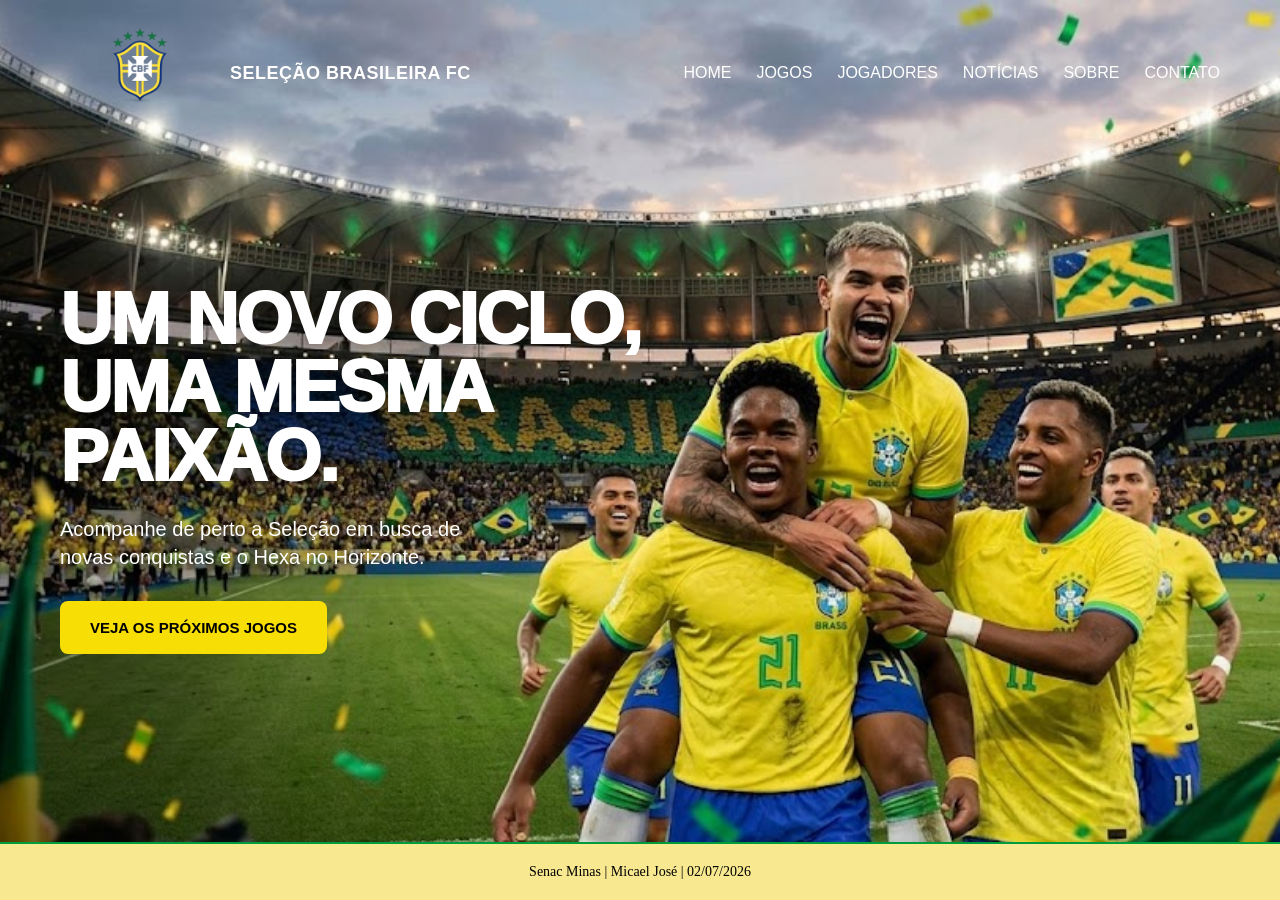
<file: index.html>
<!DOCTYPE html>
<html lang="pt-BR">
<head>
    <meta charset="UTF-8">
    <meta name="viewport" content="width=device-width, initial-scale=1.0">
    <link rel="stylesheet" href="style.css">
    <title>Seleção Brasileira</title>
</head>
<body>

    <header>
        <div class="imagem">
            <img src="imagens/a.png" alt="CBF">
            <h3>Seleção Brasileira FC</h3>
        </div>

        <nav>
            <a href="/index.html" class="active">Home</a>
            <a href="/jogos.html">Jogos</a>
            <a href="/jogadores.html">Jogadores</a>
            <a href="/noticias.html">Notícias</a>
            <a href="/sobre.html">Sobre</a>
            <a href="/contato.html">Contato</a>
        </nav>  
    </header>

    <main>
        <h1>Um novo ciclo,<br> uma mesma <br>paixão.</h1>
        <p>Acompanhe de perto a Seleção em busca de<br> novas conquistas e o Hexa no Horizonte.</p>
        <button class="butão"><strong>Veja os próximos jogos</strong></button>
    </main>

    <footer>Senac Minas | Micael José | 02/07/2026</footer>
</body>
</html>
</file>
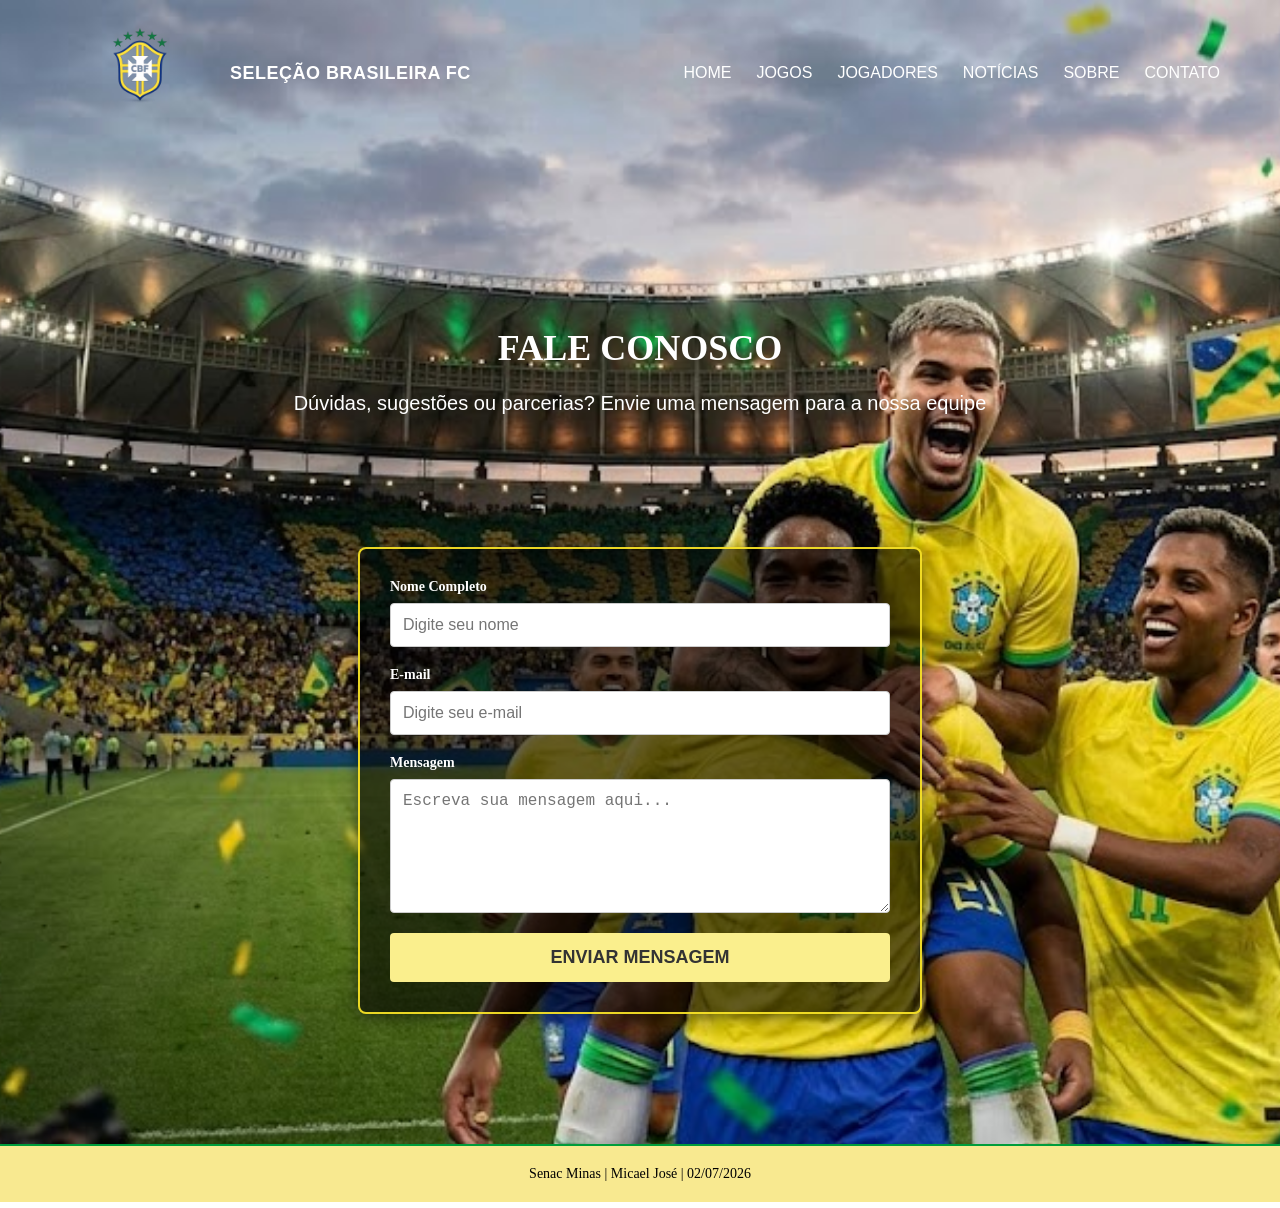
<file: contato.html>
<!DOCTYPE html>
<html lang="pt-BR">
<head>
    <meta charset="UTF-8">
    <meta name="viewport" content="width=device-width, initial-scale=1.0">
    <link rel="stylesheet" href="style.css">
    <title>Seleção Brasileira - Contato</title>
</head>
<body>
    <header>
        <div class="imagem">
            <img src="imagens/a.png" alt="CBF">
            <h3>Seleção Brasileira FC</h3>
        </div>

        <nav>
            <a href="/index.html">Home</a>
            <a href="/jogos.html">Jogos</a>
            <a href="/jogadores.html">Jogadores</a>
            <a href="/noticias.html">Notícias</a>
            <a href="/sobre.html">Sobre</a>
            <a href="/contato.html" class="active">Contato</a>
        </nav>  
    </header>

    <main>
        <!-- Banner de topo mantendo a identidade visual -->
        <section id="banner-contato">
            <h2>FALE CONOSCO</h2>
            <p>Dúvidas, sugestões ou parcerias? Envie uma mensagem para a nossa equipe</p>
        </section>

        <!-- Seção do Formulário -->
        <section id="secao-formulario">
            <div class="card-formulario">
                <form action="#" method="POST">
                    <div class="campo">
                        <label for="nome">Nome Completo</label>
                        <input type="text" id="nome" name="nome" placeholder="Digite seu nome" required>
                    </div>

                    <div class="campo">
                        <label for="email">E-mail</label>
                        <input type="email" id="email" name="email" placeholder="Digite seu e-mail" required>
                    </div>

                    <div class="campo">
                        <label for="mensagem">Mensagem</label>
                        <textarea id="mensagem" name="mensagem" rows="6" placeholder="Escreva sua mensagem aqui..." required></textarea>
                    </div>

                    <button type="submit" class="botao-enviar">Enviar Mensagem</button>
                </form>
            </div>
        </section>
    </main>
    
    <footer>Senac Minas | Micael José | 02/07/2026</footer>
</body>
</html>
</file>
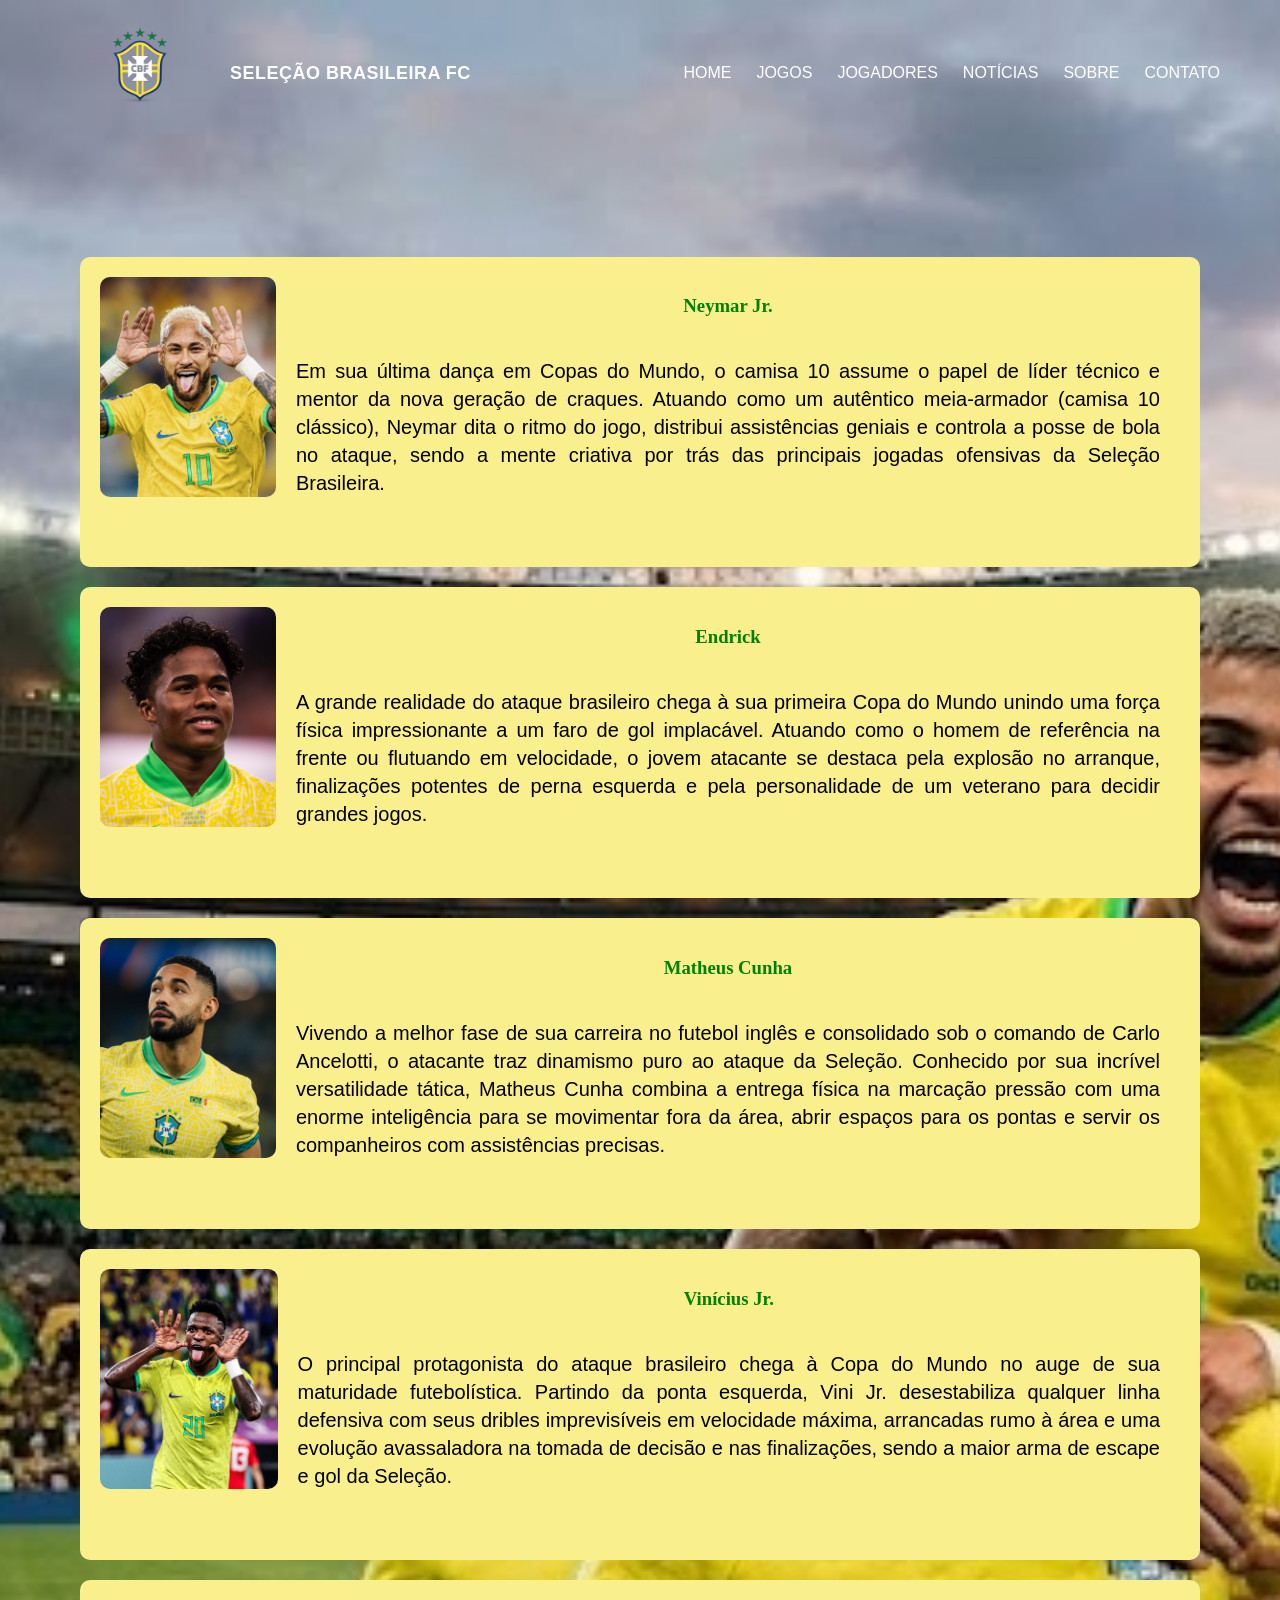
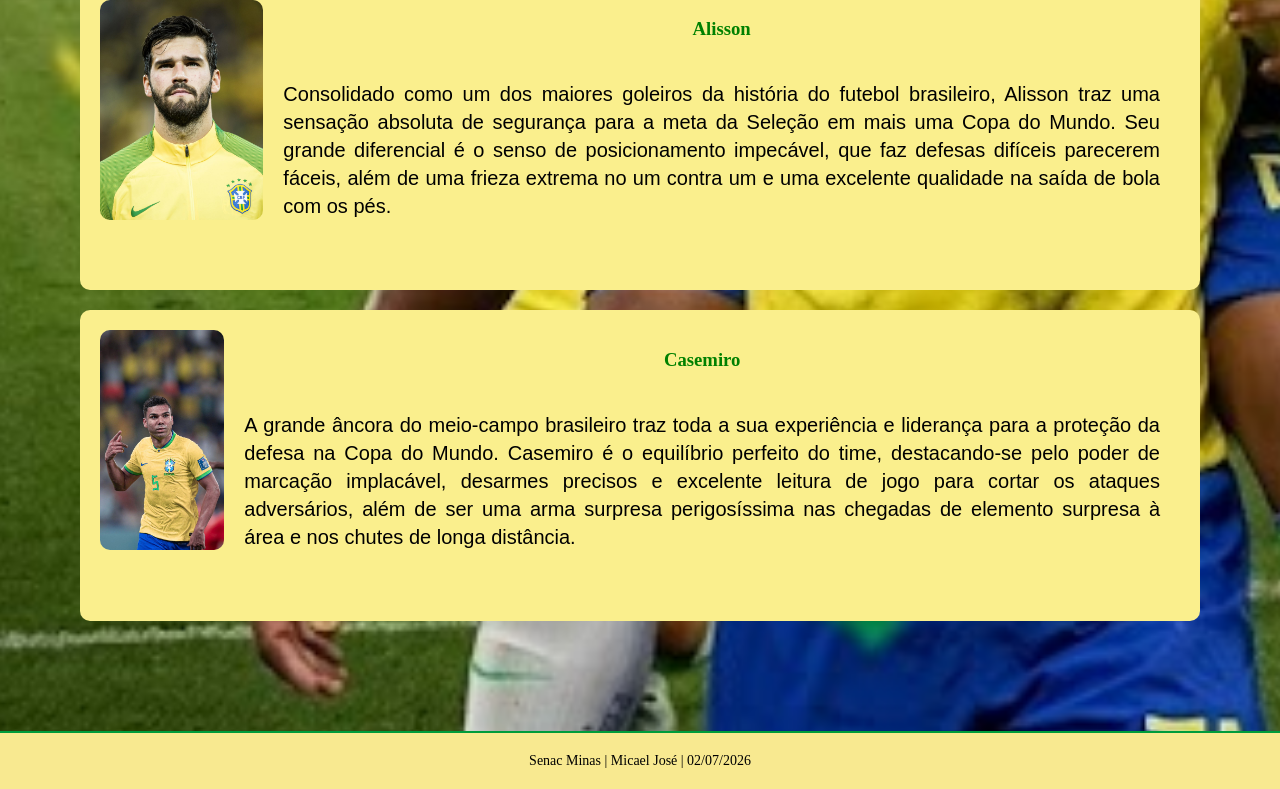
<file: jogadores.html>
<!DOCTYPE html>
<html lang="en">
<head>
    <meta charset="UTF-8">
    <meta name="viewport" content="width=device-width, initial-scale=1.0">
    <link rel="stylesheet" href="style.css">
    <title>Seleção Brasileira</title>
</head>
<body>
    <header>
        <div class="imagem">
            <img src="imagens/a.png" alt="CBF">
            <h3>Seleção Brasileira FC</h3>
        </div>

        <nav>
            <a href="/index.html">Home</a>
            <a href="/jogos.html">Jogos</a>
            <a href="/jogadores.html" class="active">Jogadores</a>
            <a href="/noticias.html">Notícias</a>
            <a href="/sobre.html">Sobre</a>
            <a href="/contato.html">Contato</a>
        </nav>  
    </header>

    <main>
        <section class="galeria">
        <div class="jogadores">
            <img src="imagens/Neymar.jpg">
            <div id= texto>
            <h3>Neymar Jr.</h3>
            <p>Em sua última dança em Copas do Mundo, o camisa 10 assume o papel de líder técnico e mentor da nova geração de craques. Atuando como um autêntico meia-armador (camisa 10 clássico), Neymar dita o ritmo do jogo, distribui assistências geniais e controla a posse de bola no ataque, sendo a mente criativa por trás das principais jogadas ofensivas da Seleção Brasileira.</p>
        </div>
        </div>

        <div class="jogadores">
            <img src="imagens/Endrick.jpg">
            <div id= texto>
            <h3>Endrick</h3>
            <p>A grande realidade do ataque brasileiro chega à sua primeira Copa do Mundo unindo uma força física impressionante a um faro de gol implacável. Atuando como o homem de referência na frente ou flutuando em velocidade, o jovem atacante se destaca pela explosão no arranque, finalizações potentes de perna esquerda e pela personalidade de um veterano para decidir grandes jogos.</p>
        </div>
        </div>

        <div class="jogadores">
            <img src="imagens/matheus.jpg">
            <div id= texto>
            <h3>Matheus Cunha</h3>
            <p>Vivendo a melhor fase de sua carreira no futebol inglês e consolidado sob o comando de Carlo Ancelotti, o atacante traz dinamismo puro ao ataque da Seleção. Conhecido por sua incrível versatilidade tática, Matheus Cunha combina a entrega física na marcação pressão com uma enorme inteligência para se movimentar fora da área, abrir espaços para os pontas e servir os companheiros com assistências precisas.</p>
        </div>
        </div>

        <div class="jogadores">
            <img src="imagens/Viniciusjr.jpg">
            <div id= texto>
            <h3>Vinícius Jr.</h3>
            <p>O principal protagonista do ataque brasileiro chega à Copa do Mundo no auge de sua maturidade futebolística. Partindo da ponta esquerda, Vini Jr. desestabiliza qualquer linha defensiva com seus dribles imprevisíveis em velocidade máxima, arrancadas rumo à área e uma evolução avassaladora na tomada de decisão e nas finalizações, sendo a maior arma de escape e gol da Seleção.</p>
        </div>
        </div>

        <div class="jogadores">
            <img src="imagens/Allison.jpg">
            <div id= texto>
            <h3>Alisson</h3>
            <p>Consolidado como um dos maiores goleiros da história do futebol brasileiro, Alisson traz uma sensação absoluta de segurança para a meta da Seleção em mais uma Copa do Mundo. Seu grande diferencial é o senso de posicionamento impecável, que faz defesas difíceis parecerem fáceis, além de uma frieza extrema no um contra um e uma excelente qualidade na saída de bola com os pés.</p>
        </div>
        </div>


        <div class="jogadores">
            <img src="imagens/Casemiro.jpg">
            <div id= texto>
            <h3>Casemiro</h3>
            <p>A grande âncora do meio-campo brasileiro traz toda a sua experiência e liderança para a proteção da defesa na Copa do Mundo. Casemiro é o equilíbrio perfeito do time, destacando-se pelo poder de marcação implacável, desarmes precisos e excelente leitura de jogo para cortar os ataques adversários, além de ser uma arma surpresa perigosíssima nas chegadas de elemento surpresa à área e nos chutes de longa distância.</p></div>
        </div>


        </section>
    </main>

    <footer>Senac Minas | Micael José | 02/07/2026</footer>
</body>
</html>
</file>
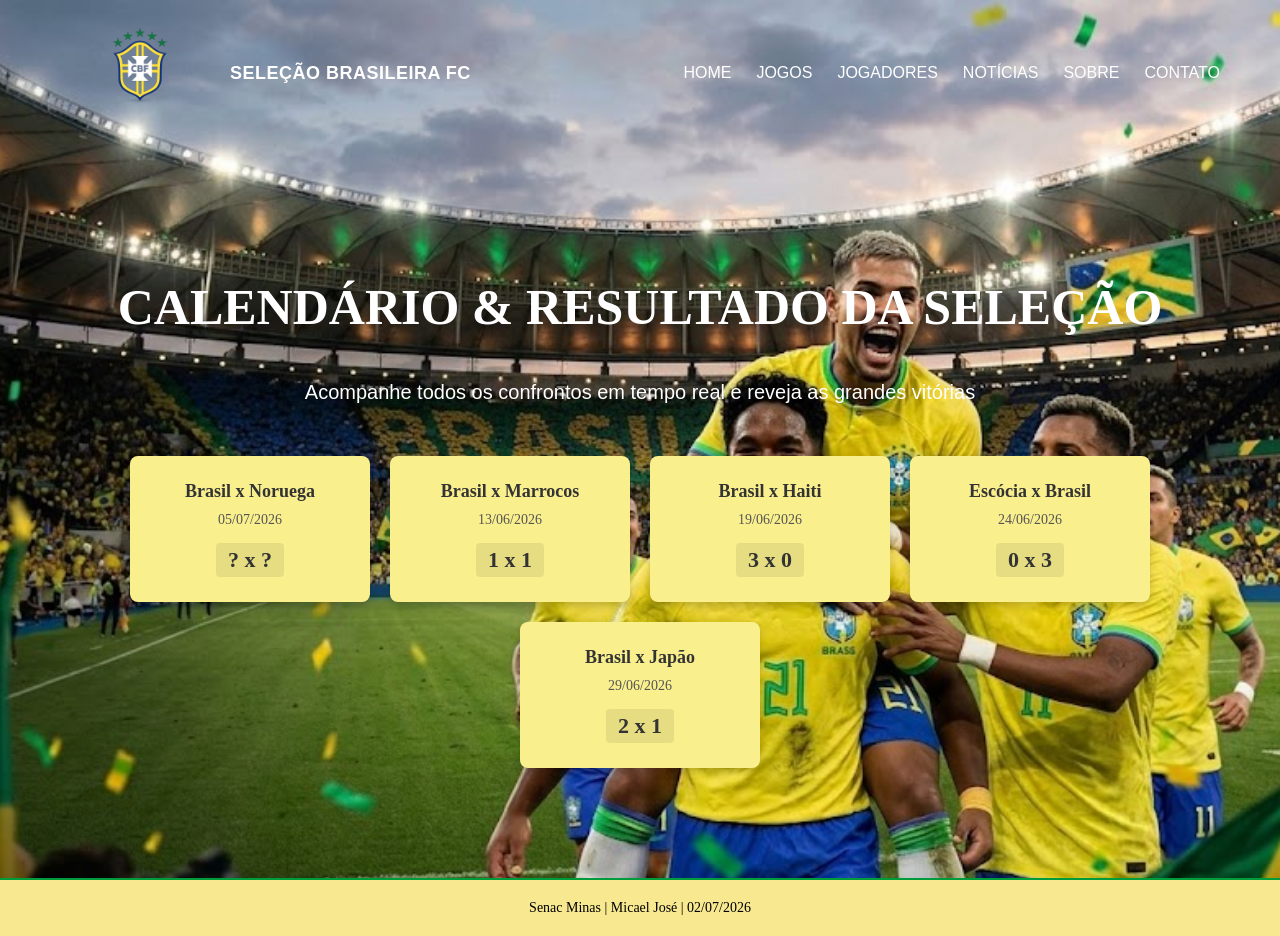
<file: jogos.html>
<!DOCTYPE html>
<html lang="pt-BR">
<head>
    <meta charset="UTF-8">
    <meta name="viewport" content="width=device-width, initial-scale=1.0">
    <link rel="stylesheet" href="style.css">
    <title>Seleção Brasileira</title>
</head>
<body>
    <header>
        <div class="imagem">
            <img src="imagens/a.png" alt="CBF">
            <h3>Seleção Brasileira FC</h3>
        </div>

        <nav>
            <a href="/index.html">Home</a>
            <a href="/jogadores.html" class="active">Jogos</a>
            <a href="/jogadores.html">Jogadores</a>
            <a href="/noticias.html">Notícias</a>
            <a href="/sobre.html">Sobre</a>
            <a href="/contato.html">Contato</a>
        </nav>  
    </header>

<main>
    <section id="jogos">
        <h2>CALENDÁRIO & RESULTADO DA SELEÇÃO</h2>
        <p>Acompanhe todos os confrontos em tempo real e reveja as grandes vitórias</p>
    </section>

    <!-- CONTAINER QUE SEGURA TODOS OS CARDS -->
    <div class="container-cards">

        <!-- Card: Brasil x Noruega -->
        <div class="card-jogo">
            <span class="confronto">Brasil x Noruega</span>
            <span class="datajogo">05/07/2026</span>
            <span class="placar">? x ?</span>
        </div>

        <!-- Card: Brasil x Marrocos -->
        <div class="card-jogo">
            <span class="confronto">Brasil x Marrocos</span>
            <span class="datajogo">13/06/2026</span>
            <span class="placar">1 x 1</span>
        </div>

        <!-- Card: Brasil x Haiti -->
        <div class="card-jogo">
            <span class="confronto">Brasil x Haiti</span>
            <span class="datajogo">19/06/2026</span>
            <span class="placar">3 x 0</span>
        </div>

        <!-- Card: Escócia x Brasil -->
        <div class="card-jogo">
            <span class="confronto">Escócia x Brasil</span>
            <span class="datajogo">24/06/2026</span>
            <span class="placar">0 x 3</span>
        </div>

        <!-- Card: Brasil x Japão -->
        <div class="card-jogo">
            <span class="confronto">Brasil x Japão</span>
            <span class="datajogo">29/06/2026</span>
            <span class="placar">2 x 1</span>
        </div>

    </div> <!-- Fim do container-cards -->
</main>
    
    <footer>Senac Minas | Micael José | 02/07/2026</footer>
</body>
</html>
</file>
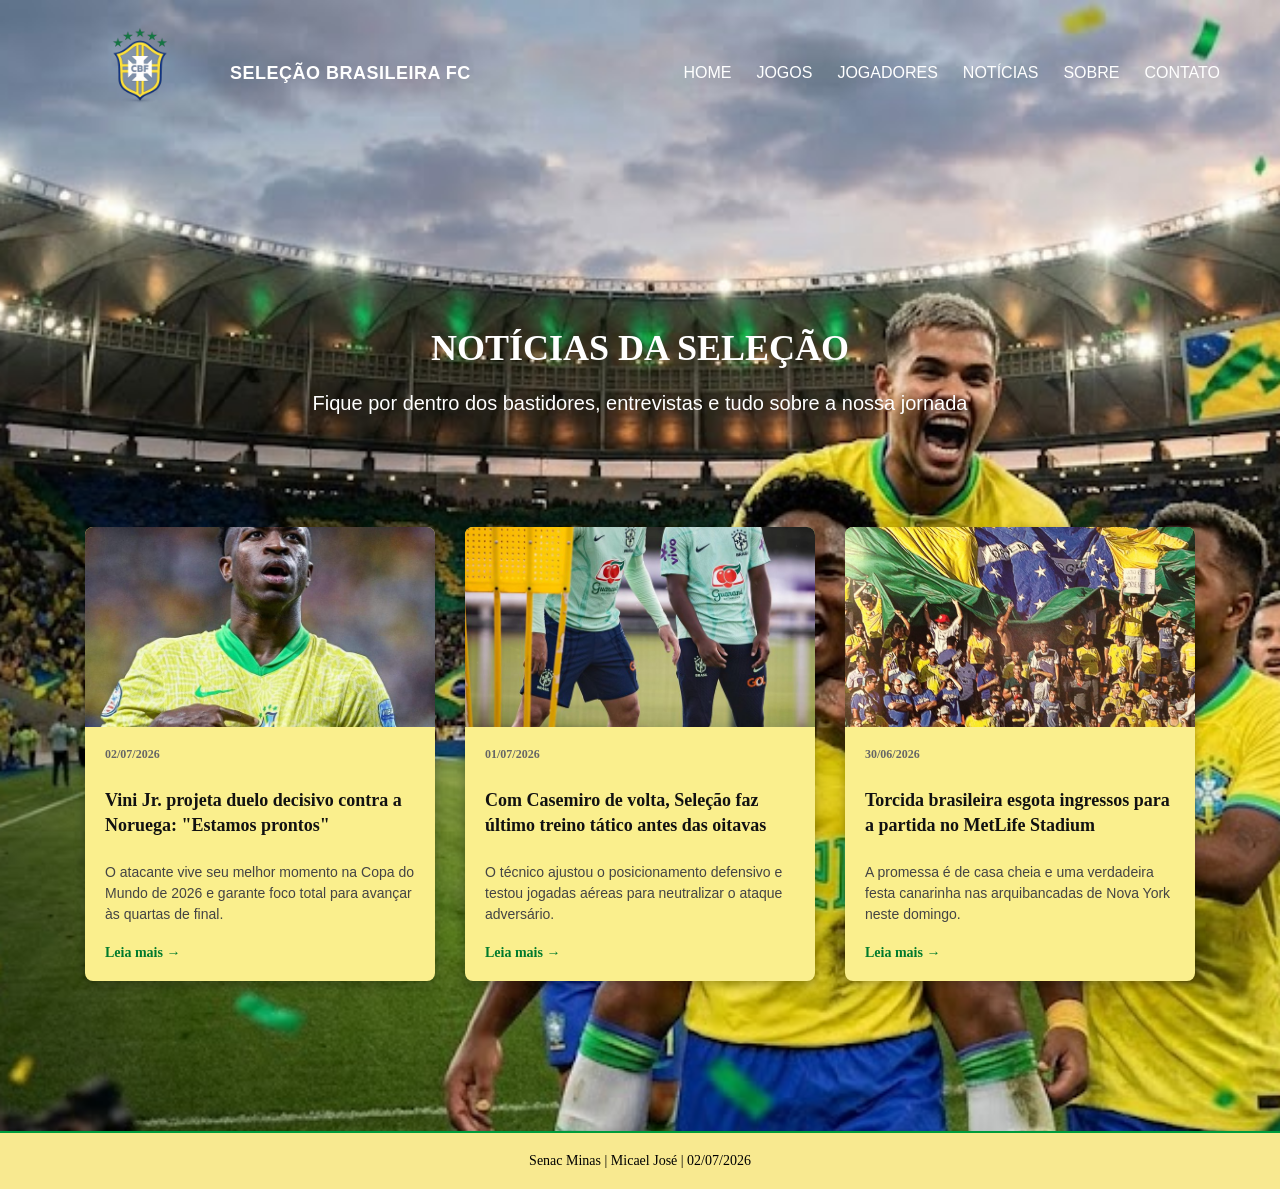
<file: noticias.html>
<!DOCTYPE html>
<html lang="pt-BR">
<head>
    <meta charset="UTF-8">
    <meta name="viewport" content="width=device-width, initial-scale=1.0">
    <link rel="stylesheet" href="style.css">
    <title>Seleção Brasileira - Notícias</title>
</head>
<body>
    <header>
        <div class="imagem">
            <img src="imagens/a.png" alt="CBF">
            <h3>Seleção Brasileira FC</h3>
        </div>

        <nav>
            <a href="/index.html">Home</a>
            <a href="/jogadores.html">Jogos</a>
            <a href="/jogadores.html">Jogadores</a>
            <a href="/noticias.html" class="active">Notícias</a>
            <a href="/sobre.html">Sobre</a>
            <a href="/contato.html">Contato</a>
        </nav>  
    </header>

    <main>
        <!-- Banner superior da página de notícias -->
        <section id="banner-noticias">
            <h2>NOTÍCIAS DA SELEÇÃO</h2>
            <p>Fique por dentro dos bastidores, entrevistas e tudo sobre a nossa jornada</p>
        </section>

        <!-- Grade de Notícias -->
        <section id="grade-noticias">
            
            <!-- Notícia 1 -->
            <article class="card-noticia">
                <div class="noticia-imagem">
                    <img src="imagens/comemoração.jpg" alt="Vini Jr comemorando">
                </div>
                <div class="noticia-conteudo">
                    <span class="noticia-data">02/07/2026</span>
                    <h3>Vini Jr. projeta duelo decisivo contra a Noruega: "Estamos prontos"</h3>
                    <p>O atacante vive seu melhor momento na Copa do Mundo de 2026 e garante foco total para avançar às quartas de final.</p>
                    <a href="#" class="noticia-link">Leia mais →</a>
                </div>
            </article>

            <!-- Notícia 2 -->
            <article class="card-noticia">
                <div class="noticia-imagem">
                    <img src="imagens/treinamento.jpg" alt="Treino da Seleção">
                </div>
                <div class="noticia-conteudo">
                    <span class="noticia-data">01/07/2026</span>
                    <h3>Com Casemiro de volta, Seleção faz último treino tático antes das oitavas</h3>
                    <p>O técnico ajustou o posicionamento defensivo e testou jogadas aéreas para neutralizar o ataque adversário.</p>
                    <a href="#" class="noticia-link">Leia mais →</a>
                </div>
            </article>

            <!-- Notícia 3 -->
            <article class="card-noticia">
                <div class="noticia-imagem">
                    <img src="imagens/estadio.jpg" alt="Torcida no estádio">
                </div>
                <div class="noticia-conteudo">
                    <span class="noticia-data">30/06/2026</span>
                    <h3>Torcida brasileira esgota ingressos para a partida no MetLife Stadium</h3>
                    <p>A promessa é de casa cheia e uma verdadeira festa canarinha nas arquibancadas de Nova York neste domingo.</p>
                    <a href="#" class="noticia-link">Leia mais →</a>
                </div>
            </article>

        </section>
    </main>
    
    <footer>Senac Minas | Micael José | 02/07/2026</footer>
</body>
</html>
</file>
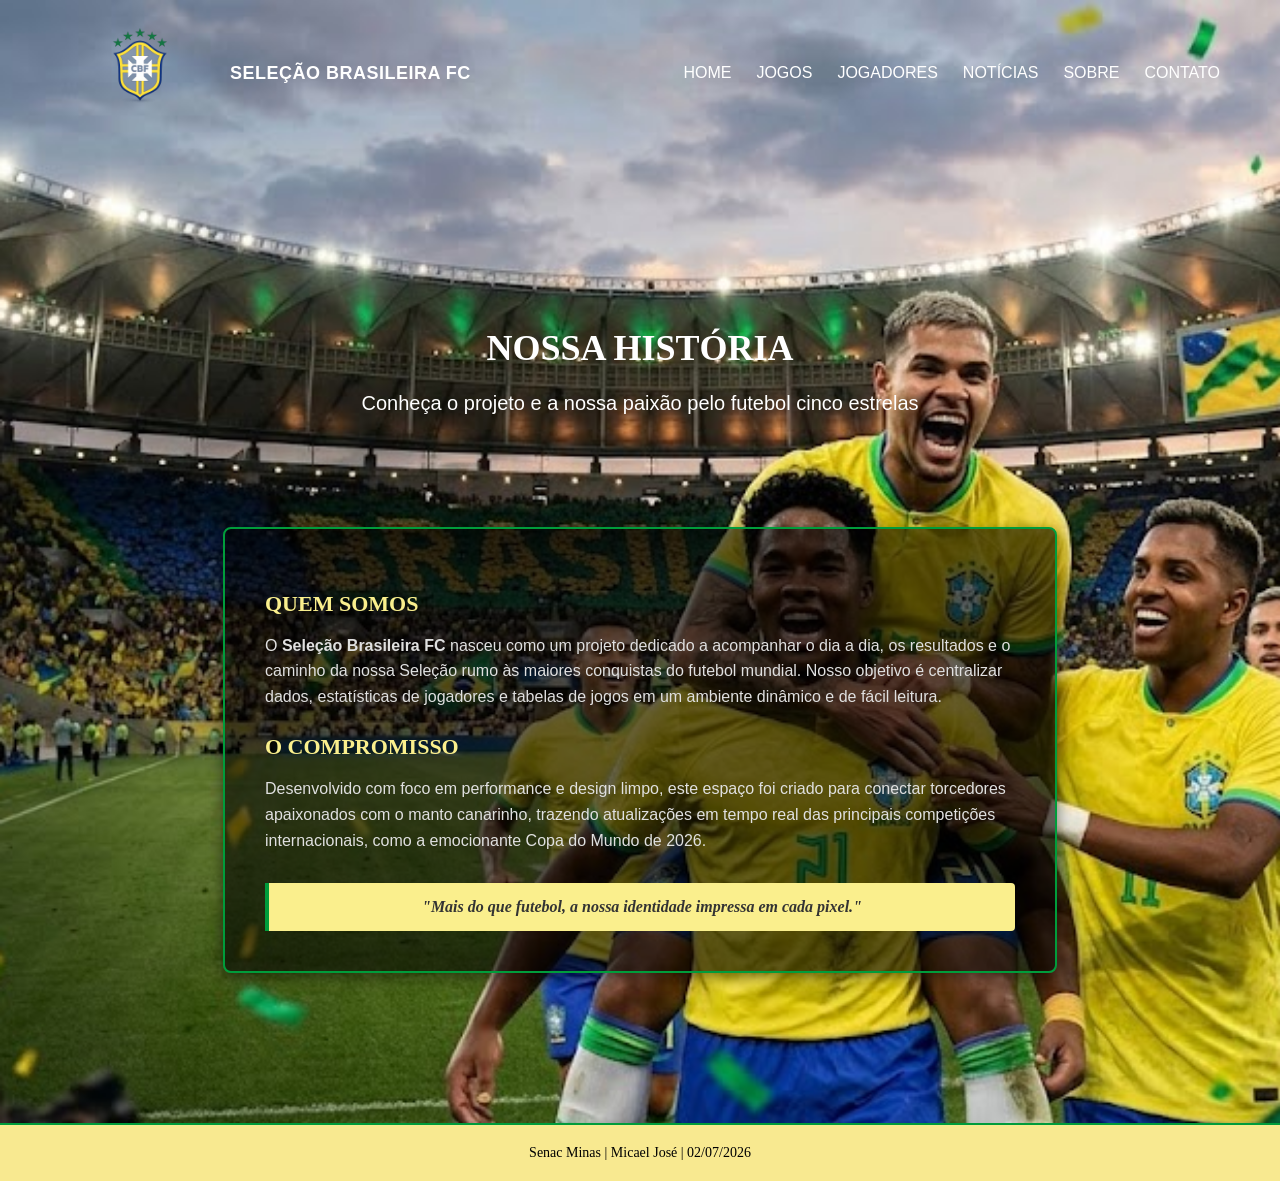
<file: sobre.html>
<!DOCTYPE html>
<html lang="pt-BR">
<head>
    <meta charset="UTF-8">
    <meta name="viewport" content="width=device-width, initial-scale=1.0">
    <link rel="stylesheet" href="style.css">
    <title>Seleção Brasileira - Sobre</title>
</head>
<body>
    <header>
        <div class="imagem">
            <img src="imagens/a.png" alt="CBF">
            <h3>Seleção Brasileira FC</h3>
        </div>

        <nav>
            <a href="/index.html">Home</a>
            <a href="/jogadores.html">Jogos</a>
            <a href="/jogadores.html">Jogadores</a>
            <a href="/noticias.html">Notícias</a>
            <a href="/sobre.html" class="active">Sobre</a>
            <a href="/contato.html">Contato</a>
        </nav>  
    </header>

    <main>
        <!-- Banner de topo combinando com as outras seções -->
        <section id="banner-sobre">
            <h2>NOSSA HISTÓRIA</h2>
            <p>Conheça o projeto e a nossa paixão pelo futebol cinco estrelas</p>
        </section>

        <!-- Conteúdo Institucional -->
        <section id="secao-sobre">
            <div class="card-sobre">
                <h3>Quem Somos</h3>
                <p>O <strong>Seleção Brasileira FC</strong> nasceu como um projeto dedicado a acompanhar o dia a dia, os resultados e o caminho da nossa Seleção rumo às maiores conquistas do futebol mundial. Nosso objetivo é centralizar dados, estatísticas de jogadores e tabelas de jogos em um ambiente dinâmico e de fácil leitura.</p>
                
                <h3>O Compromisso</h3>
                <p>Desenvolvido com foco em performance e design limpo, este espaço foi criado para conectar torcedores apaixonados com o manto canarinho, trazendo atualizações em tempo real das principais competições internacionais, como a emocionante Copa do Mundo de 2026.</p>
                
                <!-- Destaque amarelo usando a cor padrão dos cards de jogos -->
                <div class="destaque-amarelo">
                    "Mais do que futebol, a nossa identidade impressa em cada pixel."
                </div>
            </div>
        </section>
    </main>
    
    <footer>Senac Minas | Micael José | 02/07/2026</footer>
</body>
</html>
</file>
<file: style.css>
body {
    background-image: url(imagens/abelha.jpg);
    background-repeat: no-repeat;
    background-size: cover; 
    background-position: center;
    min-height: 100vh;
    margin: 0;
}

header {
    display: flex;
    justify-content: space-between;
    align-items: center;
    width: 100%;
    padding: 20px 60px;
    box-sizing: border-box;
}

/* Logo + nome */
.imagem {
    display: flex;
    align-items: center;
    gap: 10px;
}

.imagem img {
    width: 160px;
    height: auto;
    display: block;
}

.imagem h3 {
    margin: 0;
    font-family: 'Oswald', sans-serif;
    text-transform: uppercase;
    font-size: 18px;
    font-weight: 600;
    color: white;
    letter-spacing: 0.5px;
    line-height: 1;
}

h1,
p {
    color: white;
}

h1 {
    font-family: 'Oswald', sans-serif;
    text-transform: uppercase;
    font-weight: 1000;
    letter-spacing: -2px;
    font-size: 72px;
    line-height: 0.95;
    margin-bottom: 25px;
}

p {
    font-family: 'Inter', sans-serif;
    font-weight: 400;
    line-height: 1.4;
    font-size: 20px;
    margin-bottom: 30px;
}

main {
    padding: 90px 60px;
}

button {
    background-color: rgb(247, 222, 4);
    color: black;
    padding: 18px 30px;
    border-radius: 8px;
    font-family: 'Inter', sans-serif;
    font-weight: 700;
    font-size: 15px;
    text-transform: uppercase;
    border: none;
    cursor: pointer;
    transition: 0.3s;
}

button:hover {
    background-color: rgb(228, 205, 0);
}

nav {
    display: flex;
    align-items: center;
    gap: 25px;
}

nav a {
    color: white;
    text-decoration: none;
    font-family: 'Oswald', sans-serif;
    text-transform: uppercase;
    font-weight: 500;
    font-size: 16px;
    transition: color 0.3s;
}

nav a:hover {
    color: rgb(247, 222, 4);
}   

.jogadores{
    background-color: rgb(250, 239, 141);
    display: flex;
    border-radius: 10px;
    padding: 20px;
    overflow: hidden;
    margin: 20px;
    text-align: center;
    transition: 2s;
}

.jogadores:hover{
    background-color: rgb(250, 239, 141);
    display: flex;
    border-radius: 10px;
    padding: 20px;
    overflow: hidden;
    margin: 20px;
    text-align: center;
    color: rgb(255, 241, 119);
    transition: 2s;
}

.jogadores img{
    width: 500px;
    height: 220px;           
    object-fit: cover;       
    object-position: center; 
    display: block;
    border-radius: 10px;
}

.jogadores p{
    text-align: justify;
    color: black;
    padding: 20px;
    font-family: Arial, Helvetica, sans-serif;
}

.jogadores h3{
    text-align:justify;
    color: green;
    text-align: center;
}

#texto {
    text-align: center;
}

#jogos h2 {
    color: white;
    font-size: 50px;
    text-align: center;
}

#jogos p{
    text-align: center;
}

h4{
    color: rgb(250, 239, 141);
}

/* Container que alinha os cards lado a lado ou em grade */
.container-cards {
    display: flex;
    flex-wrap: wrap;       /* Se não couber na tela, os cards quebram para a linha de baixo */
    justify-content: center; /* Centraliza os cards na página */
    gap: 20px;             /* Cria um espaço de 20px entre cada card */
    padding: 20px;
}

/* Estilo individual de cada Card de Jogo */
.card-jogo {
    display: flex;
    flex-direction: column; /* Organiza os itens de cima para baixo dentro do card */
    align-items: center;    /* Centraliza o texto no meio do card */
    justify-content: center;
    
    background-color: rgb(250, 239, 141); /* O amarelo padrão que você escolheu */
    border-radius: 8px;     /* Cantos levemente arredondados */
    padding: 20px;          /* Espaço interno para o texto não sufocar */
    width: 200px;           /* Largura fixa para deixar todos os cards iguais */
    box-shadow: 0 4px 8px rgba(0,0,0,0.2); /* Sombra leve no fundo */
}

/* Estilização dos textos dentro dos cards */
.card-jogo span {
    display: block;
    color: #333333;         /* Texto escuro para contraste com o fundo amarelo */
    margin: 5px 0;          /* Pequeno espaçamento vertical entre as linhas */
}

.card-jogo .confronto {
    font-weight: bold;
    font-size: 18px;
}

.card-jogo .datajogo {
    font-size: 14px;
    color: #555555;
}

.card-jogo .placar {
    font-size: 22px;
    font-weight: bold;
    margin-top: 10px;
    background-color: rgba(0, 0, 0, 0.08); /* Fundo sutil para destacar o placar */
    padding: 4px 12px;
    border-radius: 4px;
}

/* Configurações básicas para a seção de cabeçalho da página de contato */
#banner-contato {
    text-align: center;
    padding: 60px 20px;
    color: white;
}

#banner-contato h2 {
    font-size: 36px;
    text-transform: uppercase;
    margin-bottom: 10px;
}

/* Área que centraliza o formulário na tela */
#secao-formulario {
    display: flex;
    justify-content: center;
    align-items: center;
    padding: 40px 20px;
}

/* Caixa do formulário inspirada na opacidade e tons da página principal */
.card-formulario {
    background-color: rgba(0, 0, 0, 0.6); /* Fundo escuro transparente para destacar no fundo */
    border: 2px solid #ffea28e8;             /* Borda verde sutil da seleção */
    border-radius: 8px;
    padding: 30px;
    width: 100%;
    max-width: 500px;                      /* Limita a largura máxima da caixa */
    box-shadow: 0 4px 15px rgba(0, 0, 0, 0.5);
}

/* Alinhamento dos campos de texto */
.campo {
    display: flex;
    flex-direction: column;
    margin-bottom: 20px;
}

.campo label {
    color: white;
    font-weight: bold;
    margin-bottom: 8px;
    font-size: 14px;
}

.campo input, 
.campo textarea {
    padding: 12px;
    border: 1px solid #cccccc;
    border-radius: 4px;
    background-color: #ffffff;
    color: #333333;
    font-size: 16px;
}

/* Modifica a borda do campo ao clicar nele */
.campo input:focus, 
.campo textarea:focus {
    outline: none;
    border-color: rgb(250, 239, 141); /* Foca no amarelo clássico dos seus cards */
}

/* Botão de envio utilizando as cores exatas da sua página anterior */
.botao-enviar {
    display: block;
    width: 100%;
    background-color: rgb(250, 239, 141); /* Mesmo amarelo dos cards */
    color: #333333;
    border: none;
    padding: 14px;
    font-size: 18px;
    font-weight: bold;
    border-radius: 4px;
    cursor: pointer;
    transition: background-color 0.2s;
}

/* Efeito de passar o mouse no botão */
.botao-enviar:hover {
    background-color: rgb(230, 219, 121); /* Tom ligeiramente mais escuro para o efeito hover */
}

/* Banner superior da página sobre */
#banner-sobre {
    text-align: center;
    padding: 60px 20px;
    color: white;
}

#banner-sobre h2 {
    font-size: 36px;
    text-transform: uppercase;
    margin-bottom: 10px;
}

/* Área de alinhamento e centralização do conteúdo */
#secao-sobre {
    display: flex;
    justify-content: center;
    align-items: center;
    padding: 20px 20px 60px 20px;
}

/* Caixa de texto sobreposta com opacidade para manter o estádio ao fundo */
.card-sobre {
    background-color: rgba(0, 0, 0, 0.6); /* Mesmo fundo escuro transparente */
    border: 2px solid #009c3b;             /* Borda verde oficial */
    border-radius: 8px;
    padding: 40px;
    width: 100%;
    max-width: 750px;                      /* Um pouco mais largo que o contato para melhor leitura */
    box-shadow: 0 4px 15px rgba(0, 0, 0, 0.5);
    color: white;
}

/* Títulos internos do texto */
.card-sobre h3 {
    color: rgb(250, 239, 141); /* Amarelo padrão nos títulos */
    font-size: 22px;
    margin-bottom: 12px;
    text-transform: uppercase;
}

/* Configuração dos parágrafos */
.card-sobre p {
    font-size: 16px;
    line-height: 1.6;          /* Melhora o espaçamento entre as linhas do texto */
    margin-bottom: 25px;
    color: #e0e0e0;
}

/* Bloco de citação/destaque final no rodapé do texto */
.destaque-amarelo {
    border-left: 4px solid #009c3b;
    background-color: rgb(250, 239, 141);
    color: #333333;
    padding: 15px;
    font-style: italic;
    font-weight: bold;
    border-radius: 0 4px 4px 0;
    margin-top: 30px;
    text-align: center;
}

/* Banner superior da página de notícias */
#banner-noticias {
    text-align: center;
    padding: 60px 20px;
    color: white;
}

#banner-noticias h2 {
    font-size: 36px;
    text-transform: uppercase;
    margin-bottom: 10px;
}

/* Área que organiza as notícias em linhas/colunas flexíveis */
#grade-noticias {
    display: flex;
    flex-wrap: wrap;
    justify-content: center;
    gap: 30px;
    padding: 20px 20px 60px 20px;
    max-width: 1200px;
    margin: 0 auto; /* Centraliza a grade inteira no meio do site */
}

/* Estrutura individual de cada bloco de notícia */
.card-noticia {
    background-color: rgb(250, 239, 141); /* Amarelo padrão dos seus cards */
    border-radius: 8px;
    width: 100%;
    max-width: 350px;                     /* Define o tamanho ideal de cada bloco */
    overflow: hidden;                     /* Garante que a imagem respeite as bordas arredondadas */
    box-shadow: 0 4px 12px rgba(0, 0, 0, 0.3);
    display: flex;
    flex-direction: column;
}

/* Container da foto da notícia */
.noticia-imagem img {
    width: 100%;
    height: 200px;
    object-fit: cover;                    /* Corta a imagem no tamanho certo sem distorcer */
    display: block;
}

/* Área de textos dentro do card */
.noticia-conteudo {
    padding: 20px;
    display: flex;
    flex-direction: column;
    flex-grow: 1;                         /* Faz o conteúdo ocupar todo o espaço restante */
}

.noticia-data {
    font-size: 12px;
    color: #666666;
    font-weight: bold;
    margin-bottom: 8px;
}

.noticia-conteudo h3 {
    font-size: 18px;
    color: #111111;
    margin-bottom: 10px;
    line-height: 1.4;
}

.noticia-conteudo p {
    font-size: 14px;
    color: #444444;
    line-height: 1.5;
    margin-bottom: 20px;
}

/* Link para ler a matéria completa */
.noticia-link {
    color: #007a2d;                      /* Verde escuro para contraste */
    text-decoration: none;
    font-weight: bold;
    font-size: 14px;
    margin-top: auto;                     /* Empurra o link sempre para o rodapé do card */
    transition: color 0.2s;
}

.noticia-link:hover {
    color: #004d1a;                      /* Escurece o verde ao passar o mouse */
}

/* 1. Configura o corpo da página para ocupar a tela inteira e se organizar em coluna */
body {
    display: flex;
    flex-direction: column;
    min-height: 100vh; /* Garante que o corpo tenha no mínimo a altura total da tela */
    margin: 0;         /* Remove margens padrão do navegador */
}

/* 2. Faz o conteúdo principal crescer e empurrar o footer para baixo */
main {
    flex: 1; 
}

/* 3. O CSS básico do seu footer */
footer {
    background-color: #f8e990;
    color: black;
    text-align: center;
    padding: 20px;
    font-size: 14px;
    border-top: 2px solid #009c3b;
}
</file>
